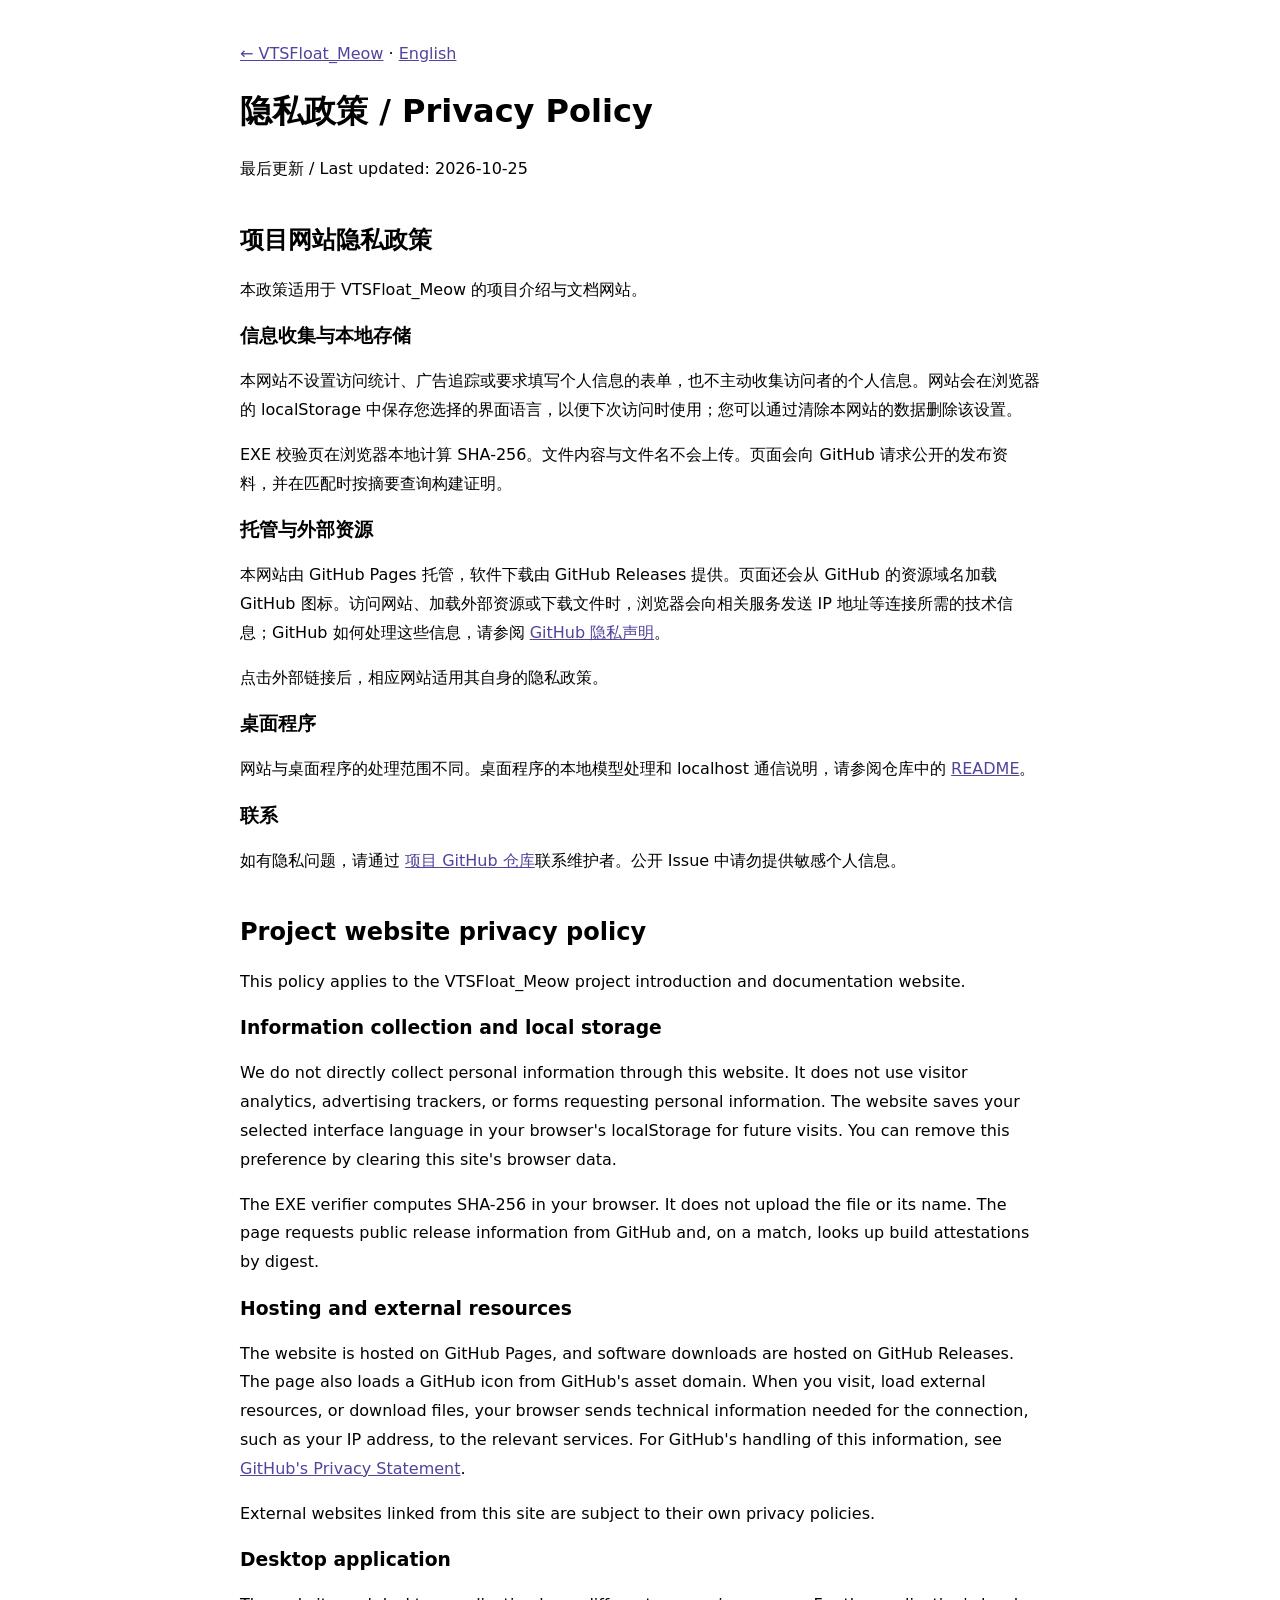
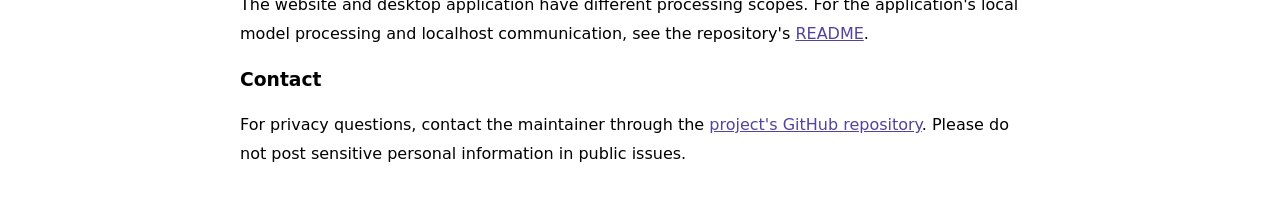
<file: docs/privacy.html>
<!doctype html>
<html lang="zh-CN">
<head>
<meta charset="utf-8">
<meta name="viewport" content="width=device-width, initial-scale=1">
<title>隐私政策 / Privacy Policy — VTSFloat_Meow</title>
<meta name="description" content="Privacy policy for the VTSFloat_Meow project website.">
<style>
:root{color-scheme:light dark}body{font:16px/1.8 system-ui,sans-serif;max-width:800px;margin:40px auto;padding:0 24px}h1,h2,h3{line-height:1.35}a{color:light-dark(#51459b,#bdb4ff)}section{margin:40px 0}small{opacity:.75}
</style>
</head>
<body>
<nav><a href="./">← VTSFloat_Meow</a> · <a href="#english">English</a></nav>
<main>
<h1>隐私政策 / Privacy Policy</h1>
<p>最后更新 / Last updated: 2026-10-25</p>
<section aria-labelledby="chinese-title">
<h2 id="chinese-title">项目网站隐私政策</h2>
<p>本政策适用于 VTSFloat_Meow 的项目介绍与文档网站。</p>
<h3>信息收集与本地存储</h3>
<p>本网站不设置访问统计、广告追踪或要求填写个人信息的表单，也不主动收集访问者的个人信息。网站会在浏览器的 localStorage 中保存您选择的界面语言，以便下次访问时使用；您可以通过清除本网站的数据删除该设置。</p>
<p>EXE 校验页在浏览器本地计算 SHA-256。文件内容与文件名不会上传。页面会向 GitHub 请求公开的发布资料，并在匹配时按摘要查询构建证明。</p>
<h3>托管与外部资源</h3>
<p>本网站由 GitHub Pages 托管，软件下载由 GitHub Releases 提供。页面还会从 GitHub 的资源域名加载 GitHub 图标。访问网站、加载外部资源或下载文件时，浏览器会向相关服务发送 IP 地址等连接所需的技术信息；GitHub 如何处理这些信息，请参阅 <a href="https://docs.github.com/en/site-policy/privacy-policies/github-general-privacy-statement">GitHub 隐私声明</a>。</p>
<p>点击外部链接后，相应网站适用其自身的隐私政策。</p>
<h3>桌面程序</h3>
<p>网站与桌面程序的处理范围不同。桌面程序的本地模型处理和 localhost 通信说明，请参阅仓库中的 <a href="https://github.com/fushoufish/VTSFloat_Meow/blob/main/README.md">README</a>。</p>
<h3>联系</h3>
<p>如有隐私问题，请通过 <a href="https://github.com/fushoufish/VTSFloat_Meow">项目 GitHub 仓库</a>联系维护者。公开 Issue 中请勿提供敏感个人信息。</p>
</section>
<section lang="en" id="english" aria-labelledby="english-title">
<h2 id="english-title">Project website privacy policy</h2>
<p>This policy applies to the VTSFloat_Meow project introduction and documentation website.</p>
<h3>Information collection and local storage</h3>
<p>We do not directly collect personal information through this website. It does not use visitor analytics, advertising trackers, or forms requesting personal information. The website saves your selected interface language in your browser's localStorage for future visits. You can remove this preference by clearing this site's browser data.</p>
<p>The EXE verifier computes SHA-256 in your browser. It does not upload the file or its name. The page requests public release information from GitHub and, on a match, looks up build attestations by digest.</p>
<h3>Hosting and external resources</h3>
<p>The website is hosted on GitHub Pages, and software downloads are hosted on GitHub Releases. The page also loads a GitHub icon from GitHub's asset domain. When you visit, load external resources, or download files, your browser sends technical information needed for the connection, such as your IP address, to the relevant services. For GitHub's handling of this information, see <a href="https://docs.github.com/en/site-policy/privacy-policies/github-general-privacy-statement">GitHub's Privacy Statement</a>.</p>
<p>External websites linked from this site are subject to their own privacy policies.</p>
<h3>Desktop application</h3>
<p>The website and desktop application have different processing scopes. For the application's local model processing and localhost communication, see the repository's <a href="https://github.com/fushoufish/VTSFloat_Meow/blob/main/README.md">README</a>.</p>
<h3>Contact</h3>
<p>For privacy questions, contact the maintainer through the <a href="https://github.com/fushoufish/VTSFloat_Meow">project's GitHub repository</a>. Please do not post sensitive personal information in public issues.</p>
</section>
</main>
</body>
</html>
</file>
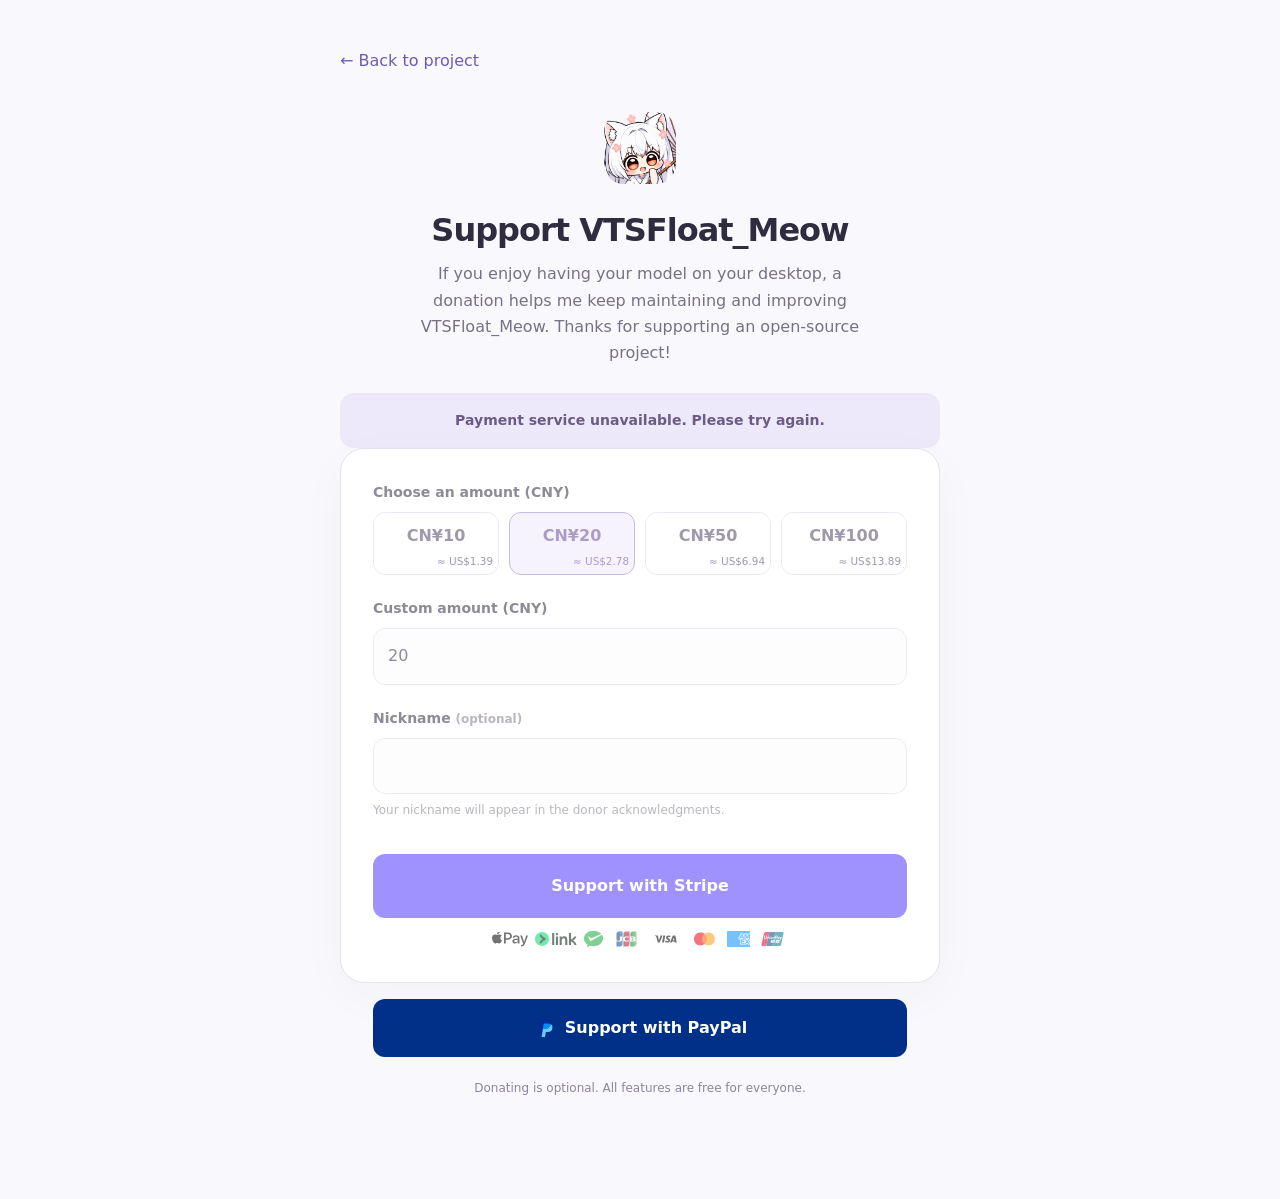
<file: docs/support.html>
<!doctype html>
<html lang="en">
<head>
<meta charset="utf-8"><meta name="viewport" content="width=device-width,initial-scale=1"><meta name="robots" content="noindex">
<title>Support VTSFloat_Meow</title><link rel="icon" href="assets/VTSFloat_Meow_small.webp">
<style>
*{box-sizing:border-box}body{margin:0;background:#f9f8fc;color:#302c40;font:16px/1.65 system-ui,sans-serif}main{--card-padding:32px;max-width:640px;margin:48px auto;padding:0 20px 40px}a{color:#6d5bb3;text-decoration:none}.intro{text-align:center;margin:38px 0 26px}.logo{width:72px;height:72px;border-radius:20px}h1{font-size:32px;letter-spacing:-1px;line-height:1.2;margin:18px 0 12px}.intro p{color:#777185;max-width:440px;margin:auto}.badge{display:inline-block;font-size:11px;letter-spacing:1.4px;font-weight:700;color:#715ca8;background:#eee9fa;border-radius:30px;padding:7px 12px;margin-top:20px}.card{padding:var(--card-padding);border:1px solid #e6e1ee;border-radius:24px;background:white;box-shadow:0 12px 50px #49366f08}fieldset{border:0;padding:0;margin:0;min-width:0}label{display:block;font-weight:600;font-size:14px;margin:22px 0 8px}.presets{display:grid;grid-template-columns:repeat(4,1fr);gap:10px}button,input{font:inherit}button{cursor:pointer;border:1px solid #ded7eb;background:#fff;color:#514565;border-radius:12px;padding:12px;font-weight:600}button[aria-pressed=true]{background:#f0eafa;border-color:#9a82cb;color:#6a4a9a}input{width:100%;border:1px solid #ded7eb;border-radius:12px;padding:14px;background:#fcfbfd;color:#302c40}input:focus-visible,button:focus-visible,a:focus-visible{outline:3px solid #baace2;outline-offset:3px}.hint{font-size:12px;color:#81798e;margin:7px 0}.pay{margin-top:26px;width:100%;background:#533AFD;border:0;color:white;padding:16px}fieldset:disabled{opacity:.55}button:disabled,fieldset:disabled button{cursor:not-allowed}#status{font-size:14px;min-height:46px;margin:20px 0 0;color:#6b5b85}.result{padding:16px 20px;border-radius:14px;background:#eee9fa;color:#514078;font-weight:600;text-align:center}.result[hidden]{display:none}.foot{text-align:center;font-size:12px;color:#8d859b;margin-top:22px}@media(max-width:480px){main{margin-top:24px}main{--card-padding:22px}h1{font-size:28px}.presets{gap:6px}}
.badge[hidden]{display:none}#payment-note:not([hidden]){display:block}
.presets button{position:relative;padding:10px 3px 25px;white-space:nowrap}.presets small{position:absolute;right:5px;bottom:4px;font-size:.65rem;font-weight:500}
.paypal-switch{width:calc(100% - 2 * (var(--card-padding) + 1px));margin:16px calc(var(--card-padding) + 1px) 0;background:#003087}
.paypal-switch:hover{background:#00256a}
#show-paypal:not([hidden]){display:flex;align-items:center;justify-content:center;gap:8px}
.paypal-switch img{display:block;width:24px;height:24px;padding:3px;flex:none}
.paypal-active #mode,.paypal-active #status,.paypal-active #payment-note{display:none}
#paypal-panel:focus-visible{outline:3px solid #baace2;outline-offset:4px}
#pay{min-height:64px;text-align:center}
.stripe-methods{display:flex;flex-wrap:wrap;justify-content:center;align-items:center;gap:6px;margin-top:10px}
.stripe-methods img{display:block;object-fit:contain}
.stripe-methods img[alt="Apple Pay"],.stripe-methods img[alt="Visa"]{filter:brightness(0)}
</style>
</head>
<body><main>
<a href="./">← Back to project</a>
<header class="intro"><img class="logo" src="assets/VTSFloat_Meow_small.webp" alt=""><h1>Support VTSFloat_Meow</h1><p>If you enjoy having your model on your desktop, a donation helps me keep maintaining and improving VTSFloat_Meow. Thanks for supporting an open-source project!</p><span class="badge" id="mode" hidden></span></header>
<p id="status" role="status" aria-live="polite" class="result" hidden></p>
<section class="card" aria-label="Donation form"><form id="support-form"><fieldset disabled>
<div style="font-size:14px;font-weight:600;margin-bottom:8px" id="presets-label">Choose an amount (CNY)</div><div class="presets" role="group" aria-labelledby="presets-label"><button type="button" data-amount="10" aria-pressed="false">CN¥10<small>≈ US$1.39</small></button><button type="button" data-amount="20" aria-pressed="true">CN¥20<small>≈ US$2.78</small></button><button type="button" data-amount="50" aria-pressed="false">CN¥50<small>≈ US$6.94</small></button><button type="button" data-amount="100" aria-pressed="false">CN¥100<small>≈ US$13.89</small></button></div>
<label for="amount">Custom amount (CNY)</label><input id="amount" name="amount" type="number" inputmode="decimal" min="10" max="2000" step="0.01" value="20" required>
<label for="nickname">Nickname <span class="hint">(optional)</span></label><input id="nickname" name="nickname" maxlength="60" autocomplete="nickname" aria-describedby="nickname-hint"><p class="hint" id="nickname-hint">Your nickname will appear in the donor acknowledgments.</p>
<button id="pay" class="pay" type="submit">Support with Stripe</button>
<span class="stripe-methods">
    <img src="assets/payment-apple-pay.svg?v=wallet-size-1" alt="Apple Pay" width="38" height="20">
    <img src="assets/payment-link.svg?v=light-surface-1" alt="Link" width="42" height="20">
    <img src="assets/payment-wechat-pay.svg?v=wallet-size-1" alt="WeChat Pay" width="21" height="20">
    <img src="assets/payment-jcb.svg?v=transparent-1" alt="JCB" width="33" height="22">
    <img src="assets/payment-visa.svg?v=transparent-1" alt="Visa" width="33" height="22">
    <img src="assets/payment-mastercard.svg?v=transparent-1" alt="Mastercard" width="33" height="22">
    <img src="assets/payment-amex.svg" alt="American Express" width="23" height="16">
    <img src="assets/payment-unionpay.svg?v=transparent-1" alt="UnionPay" width="33" height="22">
</span>
</fieldset></form><noscript>Enable JavaScript to use this form.</noscript>
<div id="paypal-panel" role="region" aria-label="PayPal" tabindex="-1" hidden>
<div id="paypal-container-ZLKQJ3ZMTA3J8"></div>
<p class="hint" id="paypal-loading" role="status">Loading PayPal…</p>
<p class="hint" id="paypal-error" role="status" hidden>PayPal is unavailable. Please reload the page to try again.</p>
</div>
</section>
<button id="paypal-switch" class="pay paypal-switch" type="button" aria-controls="paypal-panel" aria-expanded="false" hidden>
<span id="show-paypal"><img src="assets/paypal-mark.svg?v=transparent-1" alt="" width="24" height="24">Support with PayPal</span>
<span id="show-stripe" hidden>Back to Stripe</span>
</button>
<noscript>Enable JavaScript to use PayPal.</noscript>
<p class="foot">Donating is optional. All features are free for everyone.<span id="payment-note" hidden></span></p>
</main><script src="i18n.js?v=20261114-support-nickname"></script><script src="donation.js?v=20261114-support-stripe-2"></script>
<script>
const paypalSwitch = document.querySelector('#paypal-switch');
const paypalPanel = document.querySelector('#paypal-panel');
const stripeForm = document.querySelector('#support-form');
const showPayPal = document.querySelector('#show-paypal');
const showStripe = document.querySelector('#show-stripe');

paypalSwitch.hidden = false;
paypalSwitch.addEventListener('click', () => {
  const usePayPal = paypalPanel.hidden;
  paypalPanel.hidden = !usePayPal;
  stripeForm.hidden = usePayPal;
  showPayPal.hidden = usePayPal;
  showStripe.hidden = !usePayPal;
  paypalSwitch.setAttribute('aria-expanded', String(usePayPal));
  paypalSwitch.closest('main').classList.toggle('paypal-active', usePayPal);
  if (usePayPal) paypalPanel.focus();
});

paypalSwitch.addEventListener('click', async () => {
  try {
    await new Promise((resolve, reject) => {
      const sdk = document.createElement('script');
      sdk.src = 'https://www.paypal.com/sdk/js?client-id=BAAXmYYApZCUUgipJrL2Qp-LPgO2LE61cPjlJpgT56napX7pe1bmDEscZhdWfR7sCZgm9mAKeT4nLcT0jU&components=hosted-buttons&disable-funding=venmo&currency=HKD';
      sdk.onload = resolve;
      sdk.onerror = reject;
      document.head.append(sdk);
    });
    await window.paypal.HostedButtons({
      hostedButtonId: 'ZLKQJ3ZMTA3J8'
    }).render('#paypal-container-ZLKQJ3ZMTA3J8');
  } catch {
    document.querySelector('#paypal-error').hidden = false;
  } finally {
    document.querySelector('#paypal-loading').hidden = true;
  }
}, { once: true });
</script></body></html>
</file>
